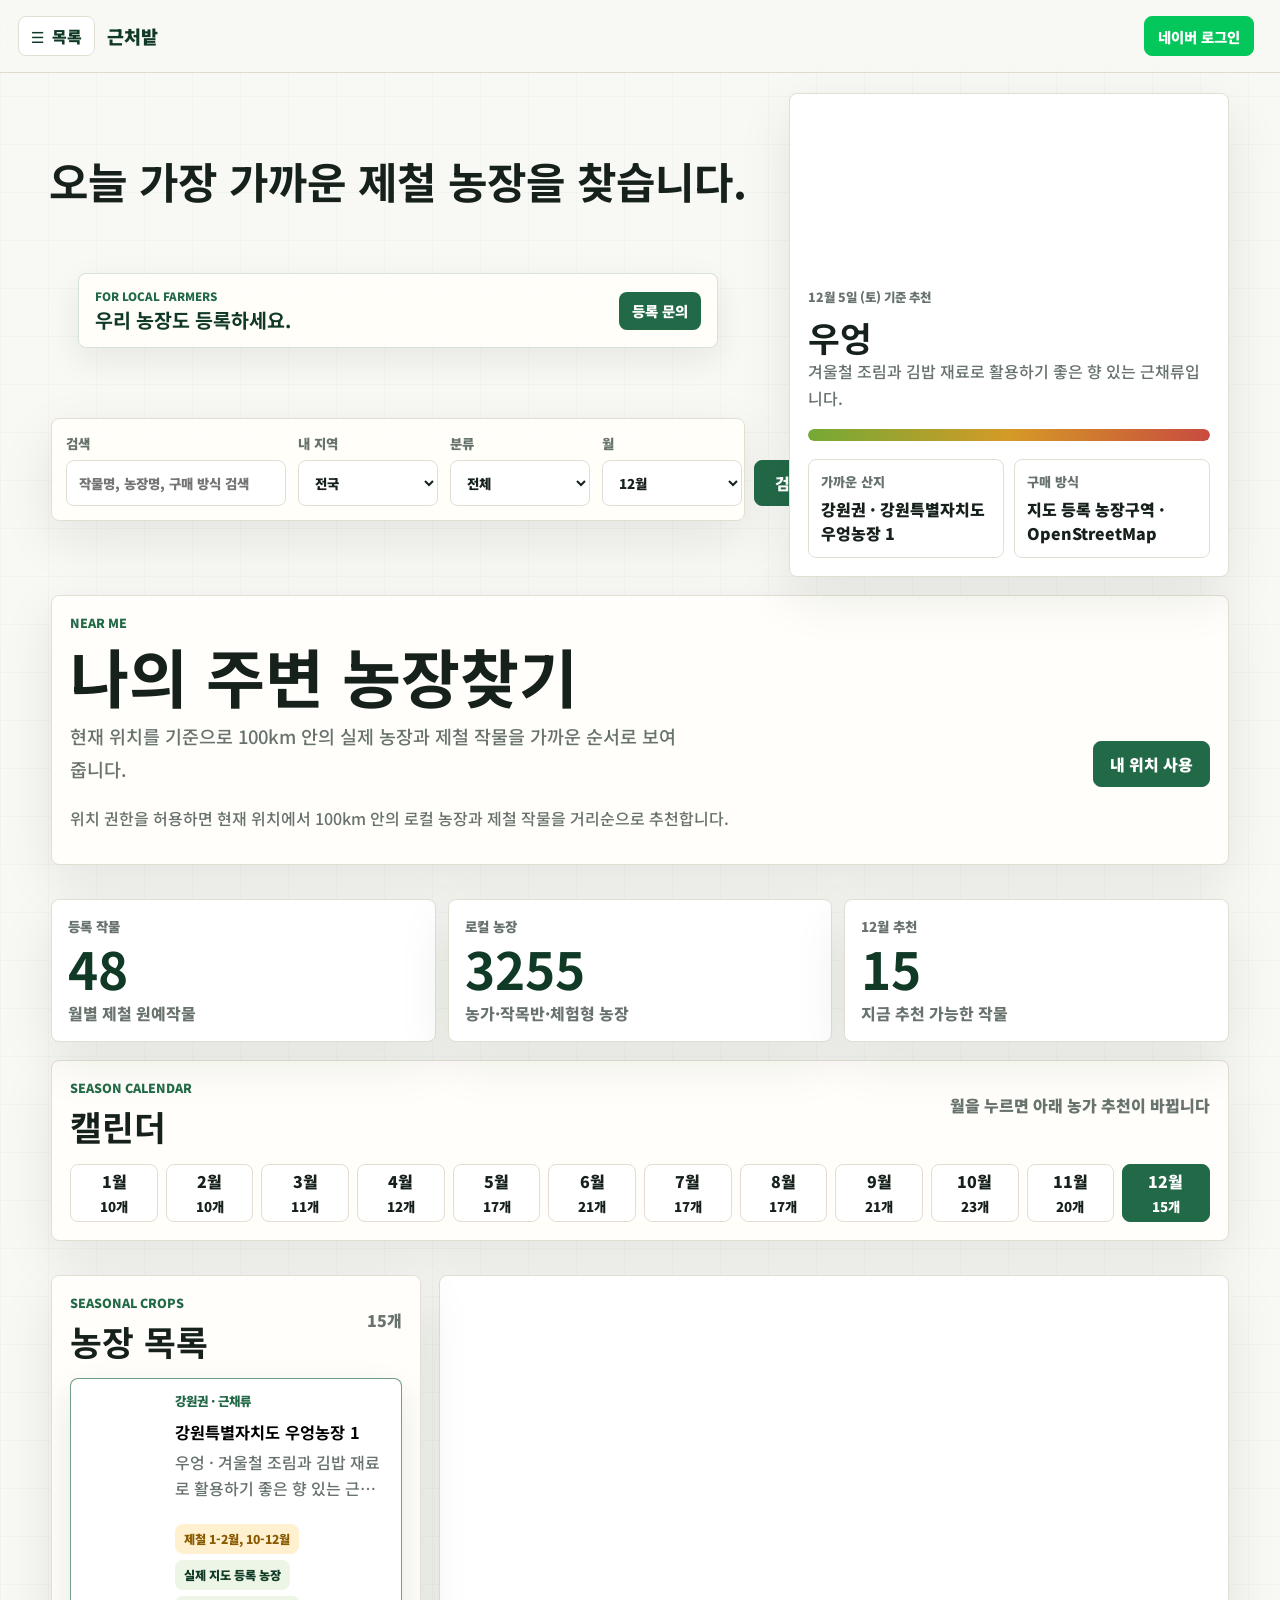
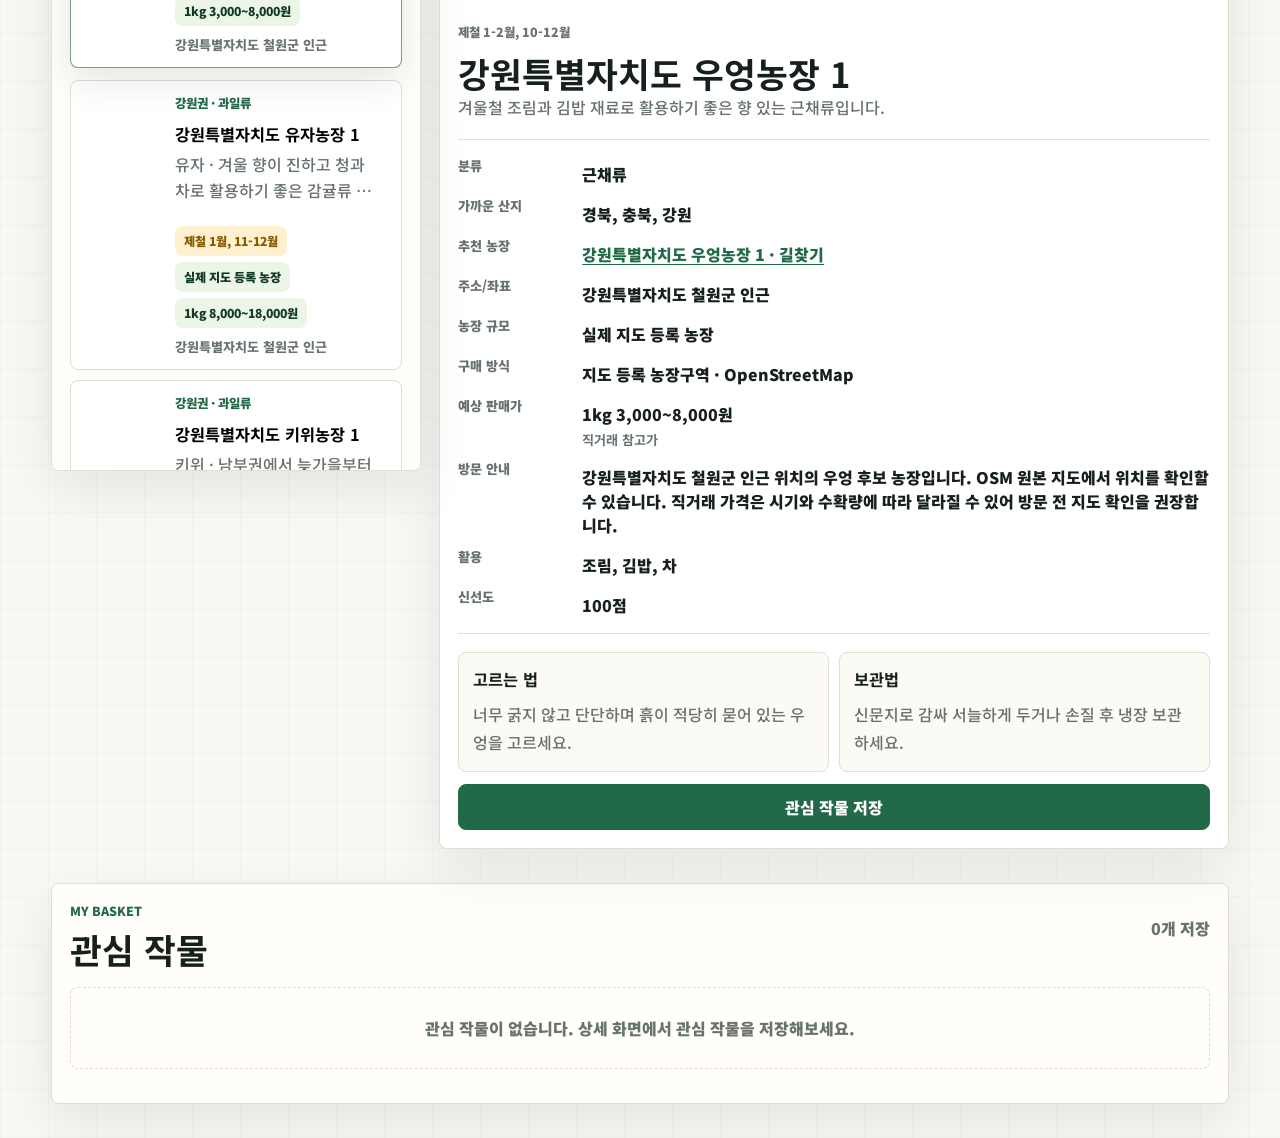
<file: index.html>
<!doctype html>
<html lang="ko">
  <head>
    <meta charset="UTF-8" />
    <meta name="viewport" content="width=device-width, initial-scale=1.0" />
    <meta
      name="description"
      content="내가 사는 지역 근처에서 지금 구할 수 있는 신선한 제철 원예작물과 로컬 구매처를 추천하는 농산물 정보 서비스입니다."
    />
    <title>근처밭 | 가까운 농장 제철작물 찾기</title>
    <link rel="preconnect" href="https://fonts.googleapis.com" />
    <link rel="preconnect" href="https://fonts.gstatic.com" crossorigin />
    <link
      href="https://fonts.googleapis.com/css2?family=Inter:wght@500;600;700;800;900&family=Noto+Sans+KR:wght@400;500;700;800;900&display=swap"
      rel="stylesheet"
    />
    <link rel="stylesheet" href="./styles.css" />
  </head>
  <body>
    <header class="site-header">
      <div class="header-left">
        <details class="quick-menu">
          <summary aria-label="서비스 목록 열기">목록</summary>
          <div class="quick-menu-panel">
            <a href="#farm-grades">농장 목록</a>
            <a href="#nearby">주변 농장찾기</a>
            <a href="#regional-picks">지역별 추천</a>
            <a href="#finder">작물 검색</a>
            <a href="#recommend">오늘 추천</a>
            <a href="#small-farms">작은 농장</a>
            <a href="#calendar">제철 달력</a>
            <a href="#favorites">관심 작물</a>
          </div>
        </details>
        <a class="brand" href="#app" aria-label="근처밭 홈">근처밭</a>
      </div>
      <div class="auth-widget" id="naverAuthWidget">
        <button class="naver-login-button" id="naverLoginButton" type="button">네이버 로그인</button>
        <div class="auth-panel" id="naverAuthPanel" hidden>
          <strong id="naverAuthTitle">네이버 로그인</strong>
          <p id="naverAuthMessage">네이버 계정으로 관심 작물과 농장 후보를 관리할 수 있습니다.</p>
          <code id="naverCallbackUrl"></code>
          <button type="button" id="naverLogoutButton" hidden>로그아웃</button>
        </div>
      </div>
    </header>

    <main id="app">
      <section class="hero" id="recommend">
        <div class="hero-copy hero-title-only">
          <h1>오늘 가장 가까운 제철 농장을 찾습니다.</h1>
          <div class="hero-farm-cta">
            <div>
              <span>For local farmers</span>
              <strong>우리 농장도 등록하세요.</strong>
            </div>
            <a href="./register.html">등록 문의</a>
          </div>
          <div class="toolbar-panel hero-search" id="finder" aria-label="내 주변 제철 작물 검색">
            <label class="search-field">
              <span>검색</span>
              <input id="searchInput" type="search" placeholder="작물명, 농장명, 구매 방식 검색" autocomplete="off" />
            </label>
            <label>
              <span>내 지역</span>
              <select id="regionFilter">
                <option value="all">전국</option>
              </select>
            </label>
            <label>
              <span>분류</span>
              <select id="categoryFilter">
                <option value="all">전체</option>
              </select>
            </label>
            <label>
              <span>월</span>
              <select id="monthFilter"></select>
            </label>
            <button class="primary-button search-submit-button" id="searchSubmitButton" type="button">
              검색 결과 보기
            </button>
          </div>
        </div>

        <aside class="today-card" aria-label="주변 추천 요약">
          <div class="today-image" id="todayImage"></div>
          <div class="today-content">
            <p class="eyebrow" id="todayDate">Today</p>
            <h2 id="todayCropName">추천 신선작물</h2>
            <p id="todaySummary">오늘 날짜와 선택한 지역을 기준으로 가까운 제철 작물을 계산합니다.</p>
            <div class="fresh-meter" aria-label="제철 신선도">
              <span id="freshMeter"></span>
            </div>
            <dl class="today-meta">
              <div>
                <dt>가까운 산지</dt>
                <dd id="todayRegion">-</dd>
              </div>
              <div>
                <dt>구매 방식</dt>
                <dd id="todayCategory">-</dd>
              </div>
            </dl>
          </div>
        </aside>
      </section>

      <section class="section location-section main-location" id="nearby">
        <div class="section-heading">
          <div>
            <p class="eyebrow">Near me</p>
            <h1>나의 주변 농장찾기</h1>
            <p class="lead">현재 위치를 기준으로 100km 안의 실제 농장과 제철 작물을 가까운 순서로 보여줍니다.</p>
          </div>
          <button class="primary-button" id="locationButton" type="button">내 위치 사용</button>
        </div>
        <p class="location-status" id="locationStatus">
          위치 권한을 허용하면 현재 위치에서 100km 안의 로컬 농장과 제철 작물을 거리순으로 추천합니다.
        </p>
        <div class="nearby-list" id="nearbyList"></div>
      </section>

      <section class="overview-strip" id="overview" aria-label="서비스 요약">
        <article>
          <span>등록 작물</span>
          <strong id="cropTotal">0</strong>
          <p>월별 제철 원예작물</p>
        </article>
        <article>
          <span>로컬 농장</span>
          <strong id="farmTotal">0</strong>
          <p>농가·작목반·체험형 농장</p>
        </article>
        <article>
          <span id="currentMonthLabel">이번 달</span>
          <strong id="monthTotal">0</strong>
          <p>지금 추천 가능한 작물</p>
        </article>
      </section>

      <section class="section small-farm-section deferred-section" id="small-farms">
        <div class="section-heading">
          <div>
            <p class="eyebrow">Small farms</p>
            <h2>작은 농장도 함께 발견하기</h2>
          </div>
          <p class="result-count" id="smallFarmCount">0곳</p>
        </div>
        <p class="section-note">
          대형 산지뿐 아니라 직거래가 가능한 농가, 작목반, 체험형 소규모 농장도 함께 보여줍니다.
        </p>
        <div class="small-farm-list" id="smallFarmList"></div>
      </section>

      <section class="section farm-grade-section deferred-section" id="farm-grades">
        <div class="section-heading">
          <div>
            <p class="eyebrow">Farm grades</p>
            <h2>농장 목록</h2>
          </div>
          <p class="result-count" id="gradeFarmCount">0곳</p>
        </div>
        <p class="section-note">
          1단계는 임시 등록 후보, 2단계는 지도 확인 농장, 3단계는 주소 확인 농장입니다.
        </p>
        <div class="farm-grade-grid" id="farmGradeGrid"></div>
      </section>

      <section class="section flow-section deferred-section" id="how-it-works">
        <div class="section-heading">
          <div>
            <p class="eyebrow">How it works</p>
            <h2>이렇게 찾습니다</h2>
          </div>
        </div>
        <div class="flow-grid">
          <article>
            <span>1</span>
            <strong>지역 또는 현재 위치 선택</strong>
            <p>내 주변에서 접근 가능한 농장 후보를 먼저 좁힙니다.</p>
          </article>
          <article>
            <span>2</span>
            <strong>이번 달 제철 작물 확인</strong>
            <p>계절에 맞는 원예작물만 추려 신선도 높은 선택지를 보여줍니다.</p>
          </article>
          <article>
            <span>3</span>
            <strong>농장 상세에서 구매 판단</strong>
            <p>구매 방식, 농장 규모, 고르는 법과 보관법을 한 번에 확인합니다.</p>
          </article>
        </div>
      </section>

      <section class="section calendar-section" id="calendar" aria-labelledby="calendarTitle">
        <div class="section-heading">
          <div>
            <p class="eyebrow">Season calendar</p>
            <h2 id="calendarTitle">캘린더</h2>
          </div>
          <p class="result-count" id="calendarHint">월을 누르면 아래 농가 추천이 바뀝니다</p>
        </div>
        <div class="month-strip" id="monthStrip"></div>
      </section>

      <section class="dashboard" id="crop-list">
        <aside class="crop-list-panel" aria-labelledby="listTitle">
          <div class="section-heading">
            <div>
            <p class="eyebrow">Seasonal crops</p>
              <h2 id="listTitle">농장 목록</h2>
            </div>
            <p class="result-count" id="resultCount">0개</p>
          </div>
          <div class="crop-grid" id="cropGrid"></div>
        </aside>

        <section class="detail-panel" id="cropDetail" aria-live="polite">
          <div class="detail-image" id="detailImage"></div>
          <p class="eyebrow" id="detailSeason">근처 제철</p>
          <h2 id="detailName">작물을 선택하세요</h2>
          <p id="detailDescription">목록에서 작물을 누르면 가까운 산지와 구매 팁이 표시됩니다.</p>
          <dl class="detail-meta" id="detailMeta"></dl>
          <div class="detail-tips">
            <div class="tip-box">
              <h3>고르는 법</h3>
              <p id="detailPick">-</p>
            </div>
            <div class="tip-box">
              <h3>보관법</h3>
              <p id="detailStorage">-</p>
            </div>
          </div>
          <button class="favorite-button" id="favoriteButton" type="button">관심 작물 저장</button>
        </section>
      </section>

      <section class="section saved-section" id="favorites">
        <div class="section-heading">
          <div>
            <p class="eyebrow">My basket</p>
            <h2>관심 작물</h2>
          </div>
          <p class="result-count" id="favoriteCount">0개 저장</p>
        </div>
        <div class="saved-list" id="favoriteList"></div>
      </section>

      <section class="section regional-section deferred-section" id="regional-picks">
        <div class="section-heading">
          <div>
            <p class="eyebrow">Regional picks</p>
            <h2>지역별 가까운 추천</h2>
          </div>
        </div>
        <div class="region-grid" id="regionGrid"></div>
      </section>

      <section class="section impact-section deferred-section" id="problem">
        <div class="section-heading">
          <div>
            <p class="eyebrow">Agricultural problem</p>
            <h2>이 서비스가 푸는 농업 문제</h2>
          </div>
        </div>
        <div class="impact-grid">
          <article>
            <strong>정보 탐색 문제</strong>
            <p>소비자는 집 근처에서 지금 어떤 제철 작물을 구할 수 있는지 빠르게 알기 어렵습니다.</p>
          </article>
          <article>
            <strong>로컬푸드 발견성</strong>
            <p>가까운 산지와 구매 방식을 함께 보여줘 지역 농산물과 소비자의 접점을 넓힙니다.</p>
          </article>
          <article>
            <strong>신선도와 이동 거리</strong>
            <p>제철 시기와 가까운 산지를 함께 고려해 더 신선한 선택을 돕습니다.</p>
          </article>
        </div>
      </section>

      <section class="section data-section deferred-section" id="data">
        <div class="section-heading">
          <div>
            <p class="eyebrow">Data structure</p>
            <h2>사용한 데이터 구조</h2>
          </div>
        </div>
        <pre><code>{
  id: "tomato",
  name: "토마토",
  category: "과채류",
  regions: ["부산", "강원", "충남"],
  localSources: [{ region: "충남", farmName: "논산 햇살토마토농장", city: "논산", salesType: "직거래 / 로컬푸드 매장" }],
  seasonMonths: [5, 6, 7, 8, 9],
  image: "작물 이미지 URL",
  description: "작물 설명",
  pickTip: "고르는 법",
  storageTip: "보관법",
  uses: ["샐러드", "소스"]
}</code></pre>
      </section>
    </main>

    <script src="./real-farms.js"></script>
    <script src="./script.js"></script>
    <script src="./naver-auth.js"></script>
  </body>
</html>
</file>
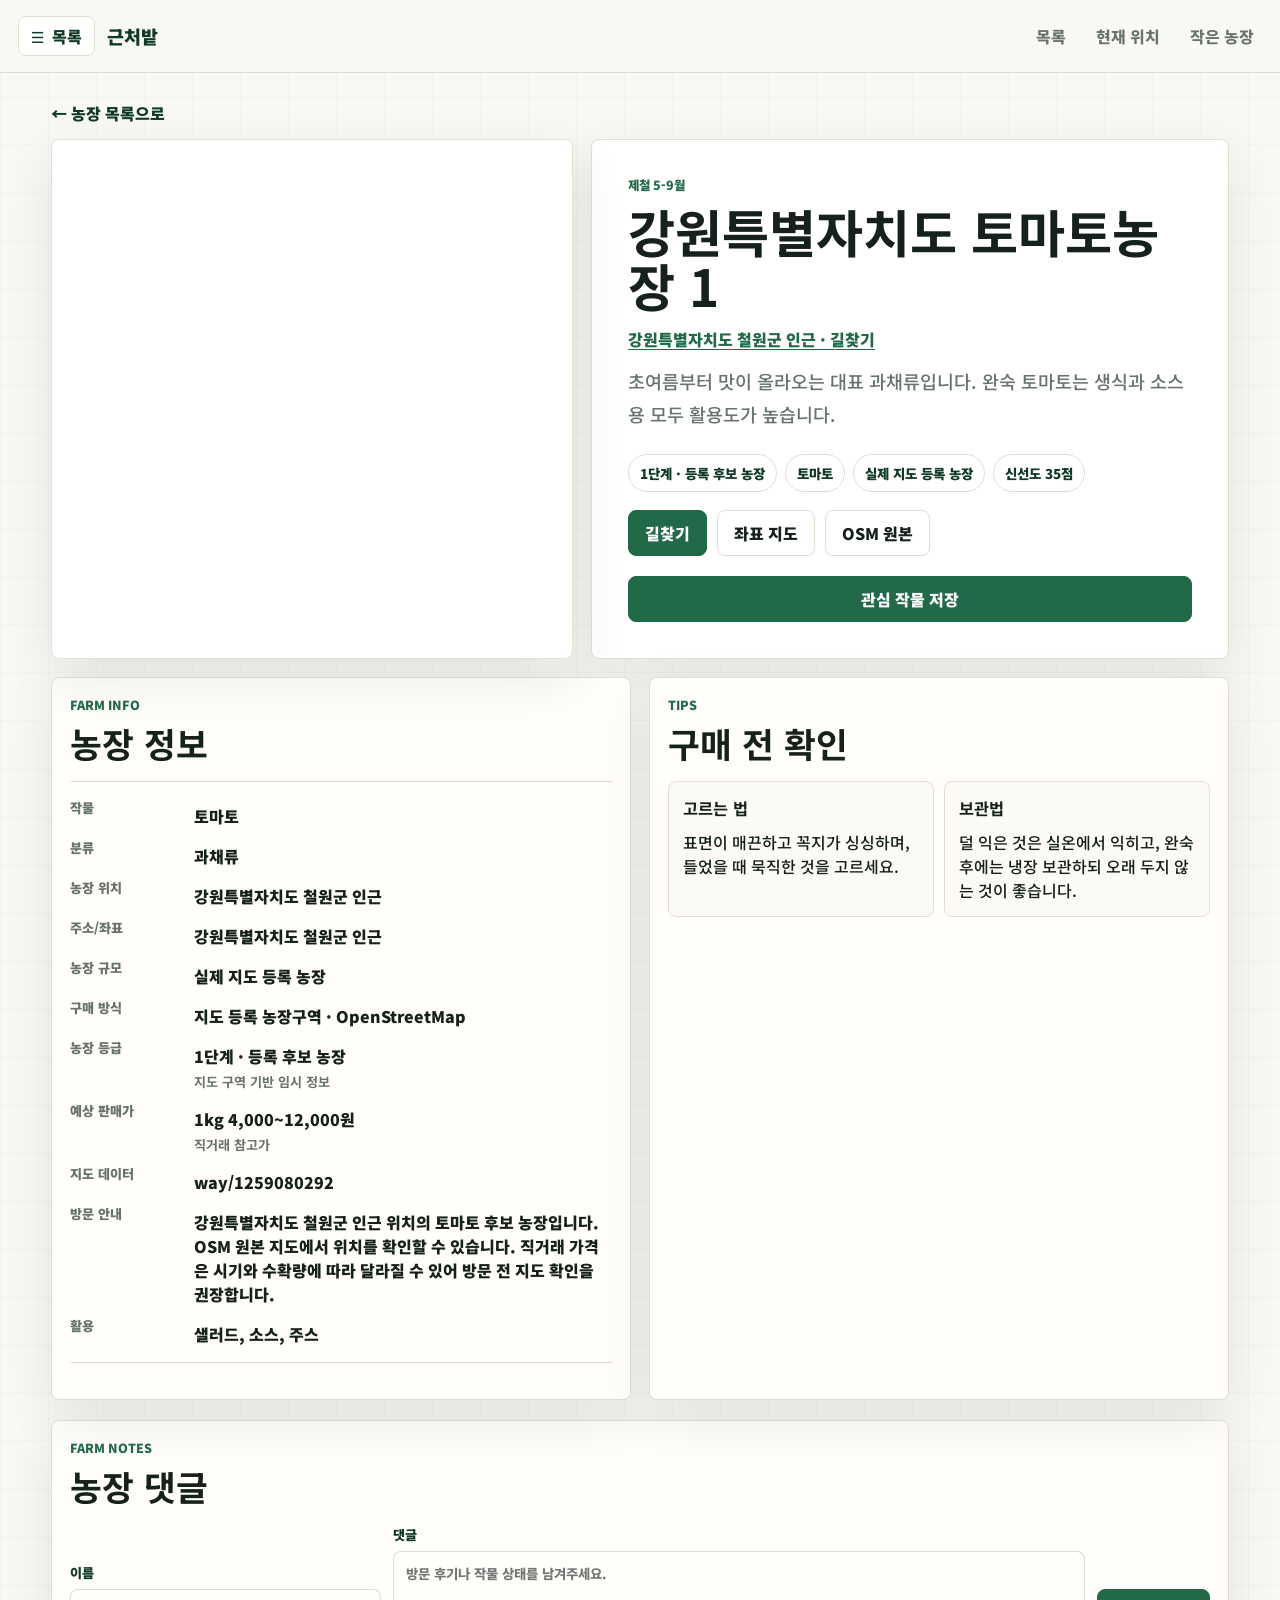
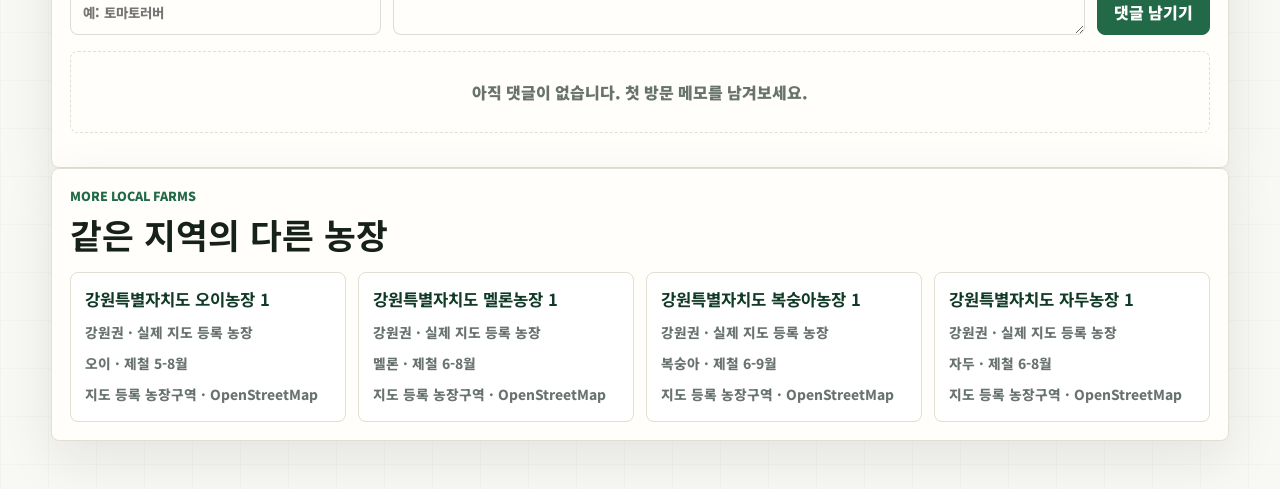
<file: detail.html>
<!doctype html>
<html lang="ko">
  <head>
    <meta charset="UTF-8" />
    <meta name="viewport" content="width=device-width, initial-scale=1.0" />
    <meta
      name="description"
      content="로컬제철 농장 상세 페이지입니다. 가까운 농장, 제철 작물, 구매 방식, 고르는 법과 보관법을 확인합니다."
    />
    <title>농장 상세 | 근처밭</title>
    <link rel="preconnect" href="https://fonts.googleapis.com" />
    <link rel="preconnect" href="https://fonts.gstatic.com" crossorigin />
    <link
      href="https://fonts.googleapis.com/css2?family=Inter:wght@500;600;700;800;900&family=Noto+Sans+KR:wght@400;500;700;800;900&display=swap"
      rel="stylesheet"
    />
    <link rel="stylesheet" href="./styles.css" />
  </head>
  <body>
    <header class="site-header">
      <div class="header-left">
        <details class="quick-menu">
          <summary aria-label="서비스 목록 열기">목록</summary>
          <div class="quick-menu-panel">
            <a href="./index.html#finder">농장 작물</a>
            <a href="./index.html#nearby">농장 위치</a>
            <a href="./index.html#small-farms">작은 농장</a>
            <a href="./index.html#favorites">관심 작물</a>
          </div>
        </details>
        <a class="brand" href="./index.html" aria-label="근처밭 홈">근처밭</a>
      </div>
      <nav class="nav" aria-label="상세 메뉴">
        <a href="./index.html#finder">목록</a>
        <a href="./index.html#nearby">현재 위치</a>
        <a href="./index.html#small-farms">작은 농장</a>
      </nav>
    </header>

    <main class="detail-page">
      <a class="back-link" href="./index.html#finder">← 농장 목록으로</a>

      <section class="detail-hero">
        <div class="detail-hero-image" id="pageImage"></div>
        <div class="detail-hero-copy">
          <p class="eyebrow" id="pageSeason">근처 제철</p>
          <h1 id="pageTitle">농장 상세</h1>
          <div class="farm-map-link" id="pageMapLink"></div>
          <p class="lead" id="pageDescription">선택한 농장의 제철 작물 정보를 불러오는 중입니다.</p>
          <div class="hero-points" id="pageBadges"></div>
          <div class="detail-actions" id="pageActions"></div>
          <button class="favorite-button detail-favorite" id="pageFavorite" type="button">관심 작물 저장</button>
        </div>
      </section>

      <section class="detail-page-grid">
        <section class="section detail-info-section">
          <div class="section-heading">
            <div>
              <p class="eyebrow">Farm info</p>
              <h2>농장 정보</h2>
            </div>
          </div>
          <dl class="detail-meta page-meta" id="pageMeta"></dl>
        </section>

        <section class="section detail-info-section">
          <div class="section-heading">
            <div>
              <p class="eyebrow">Tips</p>
              <h2>구매 전 확인</h2>
            </div>
          </div>
          <div class="detail-tips">
            <div class="tip-box">
              <h3>고르는 법</h3>
              <p id="pagePick">-</p>
            </div>
            <div class="tip-box">
              <h3>보관법</h3>
              <p id="pageStorage">-</p>
            </div>
          </div>
        </section>
      </section>

      <section class="section farm-comments-section">
        <div class="section-heading">
          <div>
            <p class="eyebrow">Farm notes</p>
            <h2>농장 댓글</h2>
          </div>
        </div>
        <form class="comment-form" id="commentForm">
          <label>
            <span>이름</span>
            <input id="commentName" type="text" placeholder="예: 토마토러버" required />
          </label>
          <label>
            <span>댓글</span>
            <textarea id="commentText" rows="3" placeholder="방문 후기나 작물 상태를 남겨주세요." required></textarea>
          </label>
          <button class="primary-button" type="submit">댓글 남기기</button>
        </form>
        <div class="comment-list" id="commentList"></div>
      </section>

      <section class="section">
        <div class="section-heading">
          <div>
            <p class="eyebrow">More local farms</p>
            <h2>같은 지역의 다른 농장</h2>
          </div>
        </div>
        <div class="small-farm-list" id="relatedList"></div>
      </section>
    </main>

    <script src="./real-farms.js"></script>
    <script src="./script.js"></script>
    <script src="./detail.js"></script>
  </body>
</html>
</file>
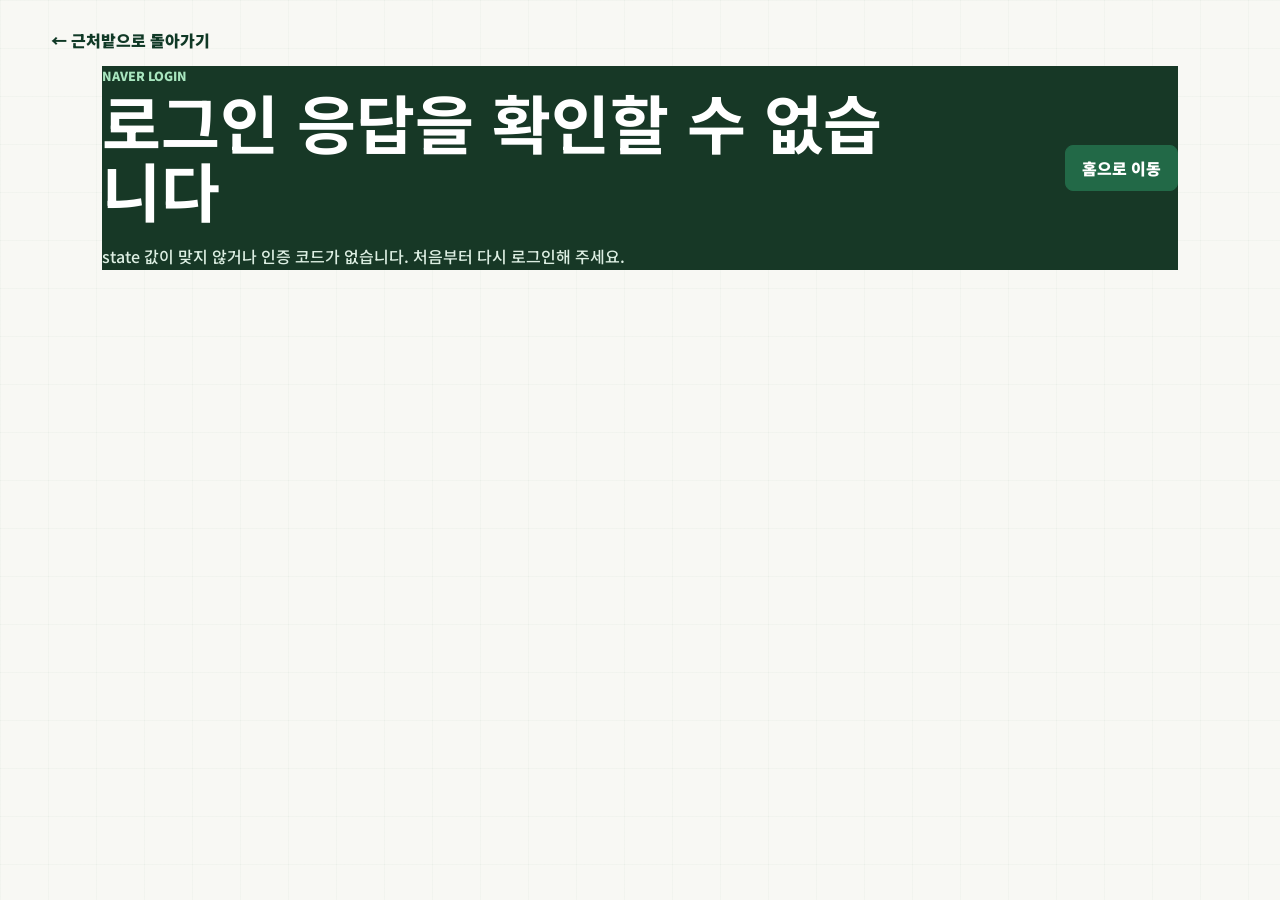
<file: naver-callback.html>
<!doctype html>
<html lang="ko">
  <head>
    <meta charset="UTF-8" />
    <meta name="viewport" content="width=device-width, initial-scale=1.0" />
    <title>네이버 로그인 처리 | 근처밭</title>
    <link rel="preconnect" href="https://fonts.googleapis.com" />
    <link rel="preconnect" href="https://fonts.gstatic.com" crossorigin />
    <link
      href="https://fonts.googleapis.com/css2?family=Inter:wght@500;600;700;800;900&family=Noto+Sans+KR:wght@400;500;700;800;900&display=swap"
      rel="stylesheet"
    />
    <link rel="stylesheet" href="./styles.css" />
  </head>
  <body>
    <main class="detail-page">
      <a class="back-link" href="./index.html">← 근처밭으로 돌아가기</a>
      <section class="farm-cta-section">
        <div class="farm-cta-copy">
          <p class="eyebrow">Naver login</p>
          <h1 id="callbackTitle">네이버 로그인 처리 중</h1>
          <p id="callbackMessage">네이버 인증 응답을 확인하고 있습니다.</p>
        </div>
        <div class="farm-cta-actions">
          <a class="primary-button" href="./index.html">홈으로 이동</a>
        </div>
      </section>
    </main>

    <script>
      const stateKey = "geuncheobat-naver-oauth-state";
      const sessionKey = "geuncheobat-naver-session";
      const params = new URLSearchParams(window.location.search);
      const title = document.querySelector("#callbackTitle");
      const message = document.querySelector("#callbackMessage");
      const error = params.get("error");
      const code = params.get("code");
      const state = params.get("state");
      const savedState = localStorage.getItem(stateKey);

      if (error) {
        title.textContent = "네이버 로그인이 취소되었습니다";
        message.textContent = params.get("error_description") || "다시 시도해 주세요.";
      } else if (!code || !state || state !== savedState) {
        title.textContent = "로그인 응답을 확인할 수 없습니다";
        message.textContent = "state 값이 맞지 않거나 인증 코드가 없습니다. 처음부터 다시 로그인해 주세요.";
      } else {
        localStorage.setItem(
          sessionKey,
          JSON.stringify({
            provider: "naver",
            displayName: "네이버 사용자",
            connectedAt: new Date().toISOString(),
            codeReceived: true,
          }),
        );
        localStorage.removeItem(stateKey);
        title.textContent = "네이버 인증 응답을 받았습니다";
        message.textContent =
          "브라우저에 네이버 연결 상태를 저장했습니다. 프로필 조회까지 완성하려면 서버에서 인증 코드를 토큰으로 교환해야 합니다.";
      }
    </script>
  </body>
</html>
</file>
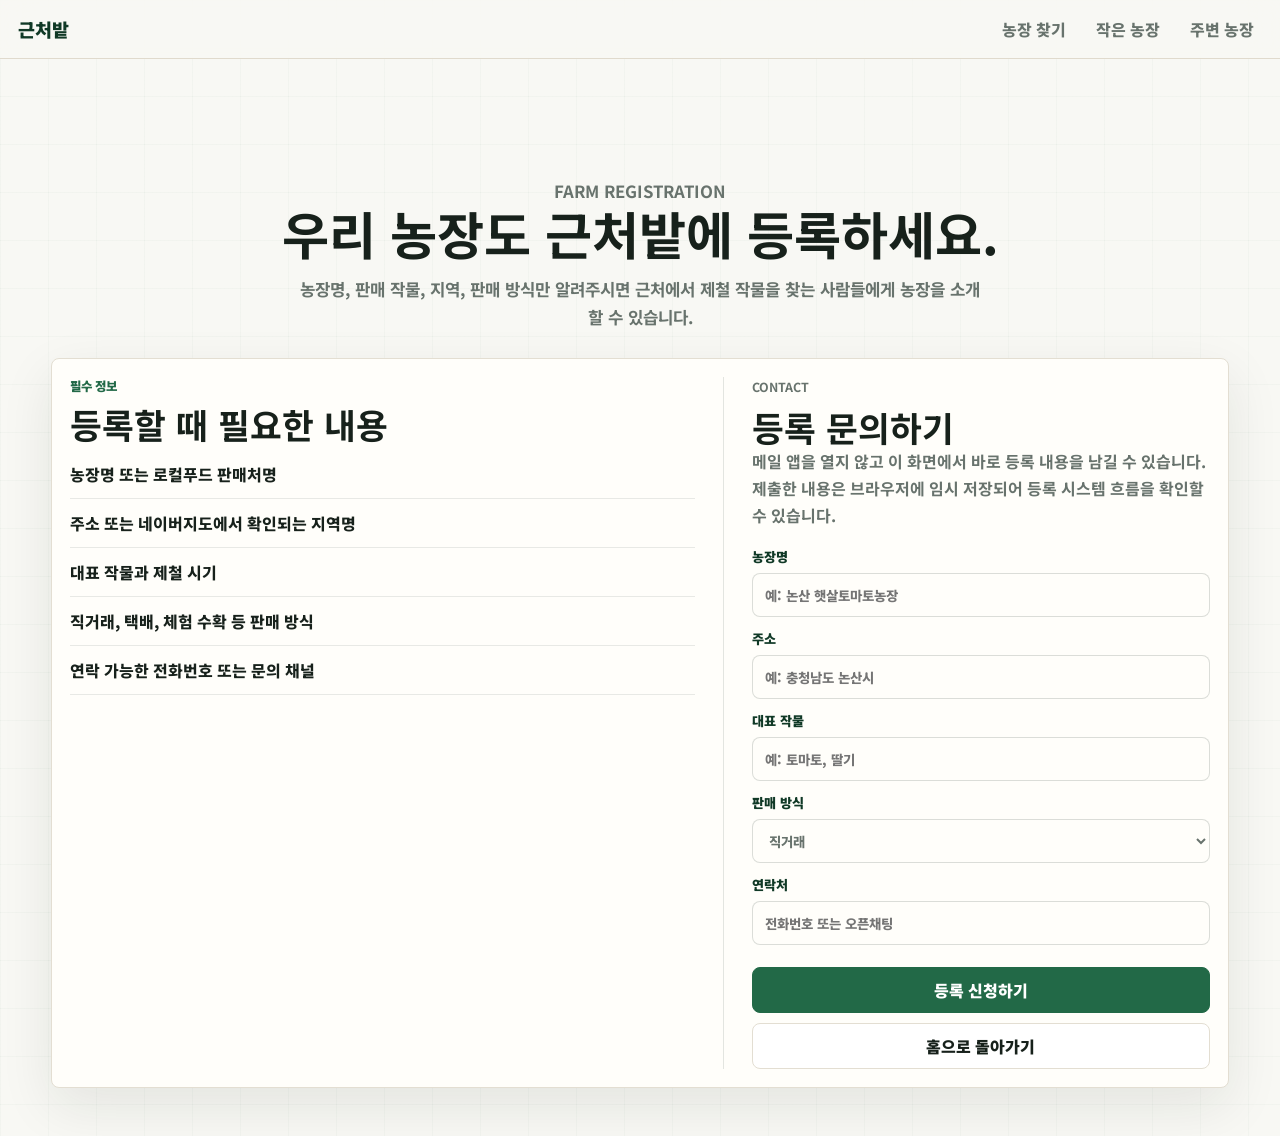
<file: register.html>
<!doctype html>
<html lang="ko">
  <head>
    <meta charset="UTF-8" />
    <meta name="viewport" content="width=device-width, initial-scale=1.0" />
    <meta
      name="description"
      content="근처밭에 농장, 로컬푸드 매장, 체험 농장을 등록하기 위한 안내 페이지입니다."
    />
    <title>농장 등록 문의 | 근처밭</title>
    <link rel="preconnect" href="https://fonts.googleapis.com" />
    <link rel="preconnect" href="https://fonts.gstatic.com" crossorigin />
    <link
      href="https://fonts.googleapis.com/css2?family=Inter:wght@500;600;700;800;900&family=Noto+Sans+KR:wght@400;500;700;800;900&display=swap"
      rel="stylesheet"
    />
    <link rel="stylesheet" href="./styles.css" />
  </head>
  <body>
    <header class="site-header">
      <div class="header-left">
        <a class="brand" href="./index.html" aria-label="근처밭">근처밭</a>
      </div>
      <nav class="nav" aria-label="등록 문의 메뉴">
        <a href="./index.html#finder">농장 찾기</a>
        <a href="./index.html#small-farms">작은 농장</a>
        <a href="./index.html#nearby">주변 농장</a>
      </nav>
    </header>

    <main class="register-page">
      <section class="register-hero">
        <p class="eyebrow">Farm registration</p>
        <h1>우리 농장도 근처밭에 등록하세요.</h1>
        <p>
          농장명, 판매 작물, 지역, 판매 방식만 알려주시면 근처에서 제철 작물을 찾는 사람들에게
          농장을 소개할 수 있습니다.
        </p>
      </section>

      <section class="section register-grid">
        <article>
          <p class="eyebrow">필수 정보</p>
          <h2>등록할 때 필요한 내용</h2>
          <ul class="register-list">
            <li>농장명 또는 로컬푸드 판매처명</li>
            <li>주소 또는 네이버지도에서 확인되는 지역명</li>
            <li>대표 작물과 제철 시기</li>
            <li>직거래, 택배, 체험 수확 등 판매 방식</li>
            <li>연락 가능한 전화번호 또는 문의 채널</li>
          </ul>
        </article>

        <article class="register-contact">
          <p class="eyebrow">Contact</p>
          <h2>등록 문의하기</h2>
          <p>
            메일 앱을 열지 않고 이 화면에서 바로 등록 내용을 남길 수 있습니다. 제출한 내용은
            브라우저에 임시 저장되어 등록 시스템 흐름을 확인할 수 있습니다.
          </p>
          <form class="register-form" id="registerForm">
            <label>
              <span>농장명</span>
              <input name="farmName" type="text" placeholder="예: 논산 햇살토마토농장" required />
            </label>
            <label>
              <span>주소</span>
              <input name="address" type="text" placeholder="예: 충청남도 논산시" required />
            </label>
            <label>
              <span>대표 작물</span>
              <input name="crops" type="text" placeholder="예: 토마토, 딸기" required />
            </label>
            <label>
              <span>판매 방식</span>
              <select name="salesType">
                <option>직거래</option>
                <option>택배</option>
                <option>체험 수확</option>
                <option>로컬푸드 매장</option>
              </select>
            </label>
            <label>
              <span>연락처</span>
              <input name="contact" type="text" placeholder="전화번호 또는 오픈채팅" required />
            </label>
            <button class="primary-button" type="submit">등록 신청하기</button>
          </form>
          <div class="register-result" id="registerResult" hidden></div>
          <a class="secondary-button" href="./index.html">홈으로 돌아가기</a>
        </article>
      </section>
    </main>
    <script>
      const form = document.querySelector("#registerForm");
      const result = document.querySelector("#registerResult");

      form.addEventListener("submit", (event) => {
        event.preventDefault();
        const data = Object.fromEntries(new FormData(form).entries());
        localStorage.setItem("geuncheobatFarmRequest", JSON.stringify(data));
        result.hidden = false;
        result.innerHTML = `
          <strong>등록 신청이 저장됐습니다.</strong>
          <span>${data.farmName} · ${data.address} · ${data.crops}</span>
        `;
        form.reset();
      });
    </script>
  </body>
</html>
</file>
<file: styles.css>
:root {
  --bg: #f8f8f4;
  --surface: #fffefa;
  --surface-strong: #ffffff;
  --text: #17211b;
  --muted: #68736d;
  --line: #e3ded2;
  --green: #226947;
  --green-dark: #103926;
  --leaf: #74a936;
  --tomato: #c84b3f;
  --sky: #277497;
  --gold: #d59a26;
  --shadow: 0 18px 54px rgba(24, 32, 27, 0.09);
}

* {
  box-sizing: border-box;
}

html {
  scroll-behavior: smooth;
}

body {
  margin: 0;
  background:
    linear-gradient(rgba(36, 107, 69, 0.026) 1px, transparent 1px),
    linear-gradient(90deg, rgba(36, 107, 69, 0.026) 1px, transparent 1px),
    var(--bg);
  background-size: 48px 48px;
  color: var(--text);
  font-family: "Noto Sans KR", "Inter", system-ui, sans-serif;
  font-weight: 500;
  text-rendering: optimizeLegibility;
  -webkit-font-smoothing: antialiased;
}

button,
input,
select {
  font: inherit;
}

button {
  cursor: pointer;
}

a {
  color: inherit;
  text-decoration: none;
}

.site-header {
  position: sticky;
  top: 0;
  z-index: 20;
  display: flex;
  align-items: center;
  justify-content: space-between;
  gap: 20px;
  padding: 16px clamp(8px, 2vw, 28px) 16px clamp(8px, 1.4vw, 20px);
  border-bottom: 1px solid rgba(222, 216, 201, 0.9);
  background: rgba(248, 248, 244, 0.92);
  backdrop-filter: blur(16px);
}

.header-left {
  display: flex;
  align-items: center;
  gap: 12px;
}

.quick-menu {
  position: relative;
}

.quick-menu summary {
  display: inline-flex;
  min-height: 40px;
  align-items: center;
  justify-content: center;
  border: 1px solid var(--line);
  border-radius: 8px;
  background: var(--surface-strong);
  color: var(--green-dark);
  padding: 0 12px;
  font-weight: 900;
  list-style: none;
  cursor: pointer;
}

.quick-menu summary::-webkit-details-marker {
  display: none;
}

.quick-menu summary::before {
  margin-right: 7px;
  content: "☰";
  font-size: 0.95rem;
}

.quick-menu[open] summary {
  border-color: var(--green);
  box-shadow: 0 0 0 3px rgba(34, 105, 71, 0.12);
}

.quick-menu-panel {
  position: absolute;
  top: calc(100% + 8px);
  left: 0;
  z-index: 40;
  display: grid;
  width: 190px;
  gap: 4px;
  border: 1px solid var(--line);
  border-radius: 8px;
  background: var(--surface-strong);
  box-shadow: var(--shadow);
  padding: 8px;
}

.quick-menu-panel a {
  border-radius: 8px;
  color: var(--text);
  padding: 10px 11px;
  font-weight: 900;
}

.quick-menu-panel a:hover {
  background: #edf5e6;
  color: var(--green-dark);
}

.brand {
  color: var(--green-dark);
  font-size: 1.15rem;
  font-weight: 900;
  letter-spacing: 0;
}

.nav {
  display: flex;
  gap: clamp(14px, 3vw, 30px);
  color: var(--muted);
  font-weight: 800;
}

.nav a:hover {
  color: var(--green-dark);
}

.main-location {
  padding-top: 34px;
}

.main-location .section-heading {
  align-items: flex-end;
}

.main-location h1 {
  margin-bottom: 10px;
  font-size: clamp(2.25rem, 5vw, 4.2rem);
}

.main-location .lead {
  margin-bottom: 0;
}

.auth-widget {
  position: relative;
  flex: 0 0 auto;
}

.naver-login-button {
  min-height: 40px;
  border: 1px solid #03c75a;
  border-radius: 8px;
  background: #03c75a;
  color: #ffffff;
  padding: 0 13px;
  font-size: 0.9rem;
  font-weight: 900;
  white-space: nowrap;
}

.naver-login-button.connected {
  border-color: var(--green-dark);
  background: var(--green-dark);
}

.auth-panel {
  position: absolute;
  top: calc(100% + 8px);
  right: 0;
  z-index: 45;
  width: min(360px, 84vw);
  border: 1px solid var(--line);
  border-radius: 8px;
  background: var(--surface-strong);
  box-shadow: var(--shadow);
  padding: 14px;
}

.auth-panel strong {
  display: block;
  margin-bottom: 8px;
  color: var(--green-dark);
  font-size: 1rem;
}

.auth-panel p {
  margin-bottom: 10px;
  color: var(--muted);
  font-size: 0.9rem;
  line-height: 1.6;
}

.auth-panel code {
  display: block;
  overflow-wrap: anywhere;
  border-radius: 8px;
  background: #f3f5ef;
  color: var(--green-dark);
  padding: 9px;
  font-size: 0.78rem;
  line-height: 1.45;
}

.auth-panel button {
  min-height: 36px;
  margin-top: 10px;
  border: 1px solid var(--line);
  border-radius: 8px;
  background: transparent;
  color: var(--green-dark);
  padding: 0 12px;
  font-weight: 900;
}

.hero {
  display: grid;
  grid-template-columns: minmax(0, 1fr) minmax(320px, 440px);
  gap: clamp(20px, 4vw, 44px);
  align-items: stretch;
  padding: 20px clamp(18px, 4vw, 56px) 18px;
}

.hero-copy {
  display: flex;
  min-height: 360px;
  flex-direction: column;
  justify-content: center;
}

.hero-title-only {
  align-items: center;
  min-height: 430px;
  justify-content: space-between;
  padding: clamp(38px, 5vw, 72px) 0 clamp(18px, 3vw, 38px);
}

.hero-title-only h1 {
  max-width: none;
  margin-bottom: 0;
  font-size: clamp(2.05rem, 3.35vw, 3.25rem);
  line-height: 1.08;
  text-align: center;
  white-space: nowrap;
}

.hero-search {
  width: 100%;
  max-width: 940px;
  margin: 0 auto;
}

.hero-farm-cta {
  display: flex;
  width: min(100%, 640px);
  align-items: center;
  justify-content: space-between;
  gap: 18px;
  border: 1px solid rgba(34, 105, 71, 0.18);
  border-radius: 8px;
  background: rgba(255, 254, 250, 0.9);
  box-shadow: 0 12px 34px rgba(24, 32, 27, 0.08);
  padding: 14px 16px;
}

.hero-farm-cta span {
  display: block;
  margin-bottom: 4px;
  color: var(--green);
  font-size: 0.72rem;
  font-weight: 900;
  text-transform: uppercase;
}

.hero-farm-cta strong {
  display: block;
  color: var(--green-dark);
  font-size: clamp(1rem, 1.6vw, 1.22rem);
  line-height: 1.25;
}

.hero-farm-cta a {
  display: inline-flex;
  min-height: 38px;
  flex: 0 0 auto;
  align-items: center;
  justify-content: center;
  border-radius: 8px;
  background: var(--green);
  color: white;
  padding: 0 13px;
  font-size: 0.9rem;
  font-weight: 900;
}

.register-page {
  padding: 118px clamp(18px, 4vw, 56px) 48px;
}

.register-hero {
  max-width: 900px;
  margin: 0 auto 26px;
  text-align: center;
}

.register-hero h1 {
  margin: 0 auto 14px;
  font-size: clamp(2rem, 4vw, 4.2rem);
  line-height: 1.08;
}

.register-hero p {
  max-width: 680px;
  margin: 0 auto;
  color: var(--muted);
  font-size: 1.05rem;
  font-weight: 700;
  line-height: 1.7;
}

.register-grid {
  display: grid;
  grid-template-columns: minmax(0, 1fr) minmax(280px, 0.78fr);
  gap: 28px;
}

.register-list {
  display: grid;
  gap: 12px;
  margin: 18px 0 0;
  padding: 0;
  list-style: none;
}

.register-list li {
  border-bottom: 1px solid rgba(31, 49, 38, 0.1);
  padding: 0 0 12px;
  color: var(--ink);
  font-weight: 800;
}

.register-contact {
  border-left: 1px solid rgba(31, 49, 38, 0.12);
  padding-left: 28px;
}

.register-contact p {
  color: var(--muted);
  font-weight: 700;
  line-height: 1.7;
}

.register-contact .primary-button,
.register-contact .secondary-button {
  width: 100%;
  margin-top: 10px;
}

.register-form {
  display: grid;
  gap: 12px;
  margin-top: 18px;
}

.register-form label {
  display: grid;
  gap: 7px;
}

.register-form span {
  color: var(--green-dark);
  font-size: 0.82rem;
  font-weight: 900;
}

.register-form input,
.register-form select {
  min-height: 44px;
  width: 100%;
  border: 1px solid rgba(31, 49, 38, 0.16);
  border-radius: 8px;
  background: #fffefa;
  color: var(--ink);
  padding: 0 12px;
  font: inherit;
  font-weight: 800;
}

.register-result {
  margin-top: 14px;
  border: 1px solid rgba(101, 158, 61, 0.28);
  border-radius: 8px;
  background: rgba(239, 248, 229, 0.82);
  padding: 13px;
}

.register-result strong,
.register-result span {
  display: block;
}

.register-result strong {
  color: var(--green-dark);
  font-weight: 900;
}

.register-result span {
  margin-top: 4px;
  color: var(--muted);
  font-weight: 800;
}

.eyebrow {
  margin: 0 0 10px;
  color: var(--green);
  font-size: 0.78rem;
  font-weight: 900;
  letter-spacing: 0;
  text-transform: uppercase;
}

h1,
h2,
h3,
p {
  margin-top: 0;
}

h1 {
  max-width: 820px;
  margin-bottom: 18px;
  font-size: clamp(2.35rem, 5vw, 4.75rem);
  line-height: 1.06;
  letter-spacing: 0;
}

h2 {
  margin-bottom: 0;
  font-size: clamp(1.5rem, 2.7vw, 2.35rem);
  line-height: 1.14;
  letter-spacing: 0;
}

h3 {
  margin-bottom: 10px;
  font-size: 1.02rem;
}

.lead {
  max-width: 620px;
  color: var(--muted);
  font-size: clamp(1rem, 2vw, 1.15rem);
  line-height: 1.82;
}

.hero-points {
  display: flex;
  flex-wrap: wrap;
  gap: 8px;
  margin-top: 4px;
}

.hero-points span {
  border: 1px solid var(--line);
  border-radius: 999px;
  background: rgba(255, 255, 255, 0.72);
  color: var(--green-dark);
  padding: 8px 11px;
  font-size: 0.84rem;
  font-weight: 900;
}

.back-link {
  display: inline-flex;
  margin-bottom: 14px;
  color: var(--green-dark);
  font-weight: 900;
}

.detail-page {
  padding: 28px clamp(18px, 4vw, 56px) 48px;
}

.detail-hero {
  display: grid;
  grid-template-columns: minmax(280px, 0.9fr) minmax(0, 1.1fr);
  gap: 18px;
  align-items: stretch;
  margin-bottom: 18px;
}

.detail-hero-image,
.detail-hero-copy {
  border: 1px solid var(--line);
  border-radius: 8px;
  background: var(--surface-strong);
  box-shadow: var(--shadow);
}

.detail-hero-image {
  min-height: 430px;
  background-position: center;
  background-size: cover;
  filter: saturate(0.96) contrast(1.02);
}

.detail-hero-copy {
  display: flex;
  flex-direction: column;
  justify-content: center;
  padding: clamp(20px, 4vw, 36px);
}

.detail-hero-copy h1 {
  font-size: clamp(2rem, 4vw, 4rem);
}

.detail-favorite {
  width: fit-content;
  min-width: 180px;
}

.detail-actions {
  display: flex;
  flex-wrap: wrap;
  gap: 10px;
  margin: 18px 0 8px;
}

.farm-map-link {
  margin: -4px 0 14px;
}

.farm-map-link a,
.detail-meta a {
  color: var(--green);
  font-weight: 900;
  text-decoration: underline;
  text-underline-offset: 3px;
}

.grade-badge {
  background: rgba(101, 158, 61, 0.14);
  color: var(--green-dark);
}

.detail-page-grid {
  display: grid;
  grid-template-columns: repeat(2, minmax(0, 1fr));
  gap: 18px;
}

.detail-info-section {
  margin: 0;
}

.page-meta {
  margin-bottom: 0;
}

.hero-actions {
  display: flex;
  flex-wrap: wrap;
  gap: 10px;
  margin-top: 18px;
}

.primary-button,
.secondary-button,
.favorite-button {
  display: inline-flex;
  min-height: 46px;
  align-items: center;
  justify-content: center;
  border-radius: 8px;
  padding: 0 16px;
  font-weight: 900;
}

.primary-button {
  border: 1px solid var(--green);
  background: var(--green);
  color: white;
}

.secondary-button {
  border: 1px solid var(--line);
  background: var(--surface-strong);
  color: var(--text);
}

.favorite-button {
  width: 100%;
  margin-top: 12px;
  border: 1px solid var(--green);
  background: var(--green);
  color: white;
}

.favorite-button.saved {
  border-color: #e8c46d;
  background: #fff4cf;
  color: #6f4c00;
}

.today-card,
.toolbar-panel,
.crop-list-panel,
.detail-panel,
.section {
  border: 1px solid var(--line);
  border-radius: 8px;
  background: var(--surface);
  box-shadow: var(--shadow);
}

.today-card {
  display: flex;
  min-height: 360px;
  flex-direction: column;
  overflow: hidden;
  background: var(--surface-strong);
}

.today-image,
.detail-image,
.crop-image {
  background-position: center;
  background-size: cover;
}

.today-image {
  min-height: 175px;
  filter: saturate(0.96) contrast(1.02);
}

.today-content {
  display: flex;
  flex: 1;
  flex-direction: column;
  padding: 18px;
}

.today-content p {
  color: var(--muted);
  line-height: 1.72;
}

.fresh-meter {
  height: 12px;
  margin: auto 0 18px;
  overflow: hidden;
  border-radius: 999px;
  background: #ebe4d6;
}

.fresh-meter span {
  display: block;
  width: 0%;
  height: 100%;
  border-radius: inherit;
  background: linear-gradient(90deg, var(--leaf), var(--gold), var(--tomato));
  transition: width 240ms ease;
}

.today-meta {
  display: grid;
  grid-template-columns: 1fr 1fr;
  gap: 10px;
  margin: 0;
}

.today-meta div {
  padding: 12px;
  border: 1px solid var(--line);
  border-radius: 8px;
  background: var(--surface-strong);
}

dt {
  color: var(--muted);
  font-size: 0.82rem;
  font-weight: 900;
}

dd {
  margin: 6px 0 0;
  font-weight: 900;
}

.toolbar-panel {
  display: grid;
  grid-template-columns: minmax(220px, 1.5fr) repeat(3, minmax(140px, 0.7fr)) minmax(140px, auto);
  gap: 12px;
  margin: 0 clamp(18px, 4vw, 56px) 18px;
  padding: 14px;
  background: rgba(255, 254, 250, 0.94);
}

.search-submit-button {
  align-self: end;
  width: 100%;
}

.overview-strip {
  display: grid;
  grid-template-columns: repeat(3, minmax(0, 1fr));
  gap: 12px;
  margin: 0 clamp(18px, 4vw, 56px) 18px;
}

.overview-strip article {
  display: grid;
  gap: 7px;
  min-height: 128px;
  border: 1px solid var(--line);
  border-radius: 8px;
  background: var(--surface-strong);
  box-shadow: var(--shadow);
  padding: 16px;
}

.overview-strip span {
  color: var(--muted);
  font-size: 0.84rem;
  font-weight: 900;
}

.overview-strip strong {
  color: var(--green-dark);
  font-size: clamp(2rem, 4vw, 3.2rem);
  line-height: 1;
}

.overview-strip p {
  margin: 0;
  color: var(--muted);
  font-weight: 800;
}

label {
  display: grid;
  gap: 7px;
  color: var(--muted);
  font-size: 0.84rem;
  font-weight: 900;
}

input,
select {
  width: 100%;
  min-height: 46px;
  border: 1px solid var(--line);
  border-radius: 8px;
  background: #fff;
  color: var(--text);
  padding: 0 12px;
  outline: none;
}

input:focus,
select:focus {
  border-color: var(--green);
  box-shadow: 0 0 0 3px rgba(36, 107, 69, 0.16);
}

.dashboard {
  display: grid;
  grid-template-columns: minmax(280px, 370px) minmax(0, 1fr);
  gap: 18px;
  padding: 0 clamp(18px, 4vw, 56px) 34px;
  align-items: start;
}

.crop-list-panel,
.detail-panel,
.section {
  padding: 18px;
}

.crop-list-panel {
  position: sticky;
  top: 82px;
  max-height: calc(100vh - 104px);
  overflow: auto;
}

.section-heading {
  display: flex;
  align-items: center;
  justify-content: space-between;
  gap: 18px;
  margin-bottom: 18px;
}

.result-count {
  color: var(--muted);
  font-weight: 900;
}

.crop-grid {
  display: grid;
  grid-template-columns: 1fr;
  gap: 10px;
}

.crop-card {
  display: grid;
  grid-template-columns: 86px minmax(0, 1fr);
  min-height: 112px;
  overflow: hidden;
  border: 1px solid var(--line);
  border-radius: 8px;
  background: var(--surface-strong);
  text-align: left;
  transition:
    border-color 160ms ease,
    box-shadow 160ms ease,
    transform 160ms ease;
}

.crop-card:hover,
.crop-card.active {
  border-color: rgba(36, 107, 69, 0.65);
  box-shadow: 0 14px 34px rgba(24, 32, 27, 0.1);
  transform: translateY(-2px);
}

.crop-image {
  min-height: 112px;
  filter: saturate(0.95) contrast(1.02);
}

.crop-body {
  display: flex;
  flex: 1;
  flex-direction: column;
  min-width: 0;
  padding: 12px;
}

.crop-body h3 {
  margin-bottom: 6px;
}

.crop-body p {
  display: -webkit-box;
  overflow: hidden;
  color: var(--muted);
  line-height: 1.62;
  -webkit-box-orient: vertical;
  -webkit-line-clamp: 2;
}

.badge-row {
  display: flex;
  flex-wrap: wrap;
  gap: 6px;
  margin-top: auto;
}

.badge {
  border-radius: 8px;
  background: #edf5e6;
  color: var(--green-dark);
  padding: 6px 9px;
  font-size: 0.76rem;
  font-weight: 900;
}

.crop-card .badge-row {
  margin-top: 6px;
}

.farm-extra {
  display: block;
  margin-top: 9px;
  color: var(--muted);
  font-size: 0.82rem;
  font-weight: 800;
  line-height: 1.45;
}

.badge.gold {
  background: #fff1cf;
  color: #8a5a00;
}

.badge.sky {
  background: #e7f4f8;
  color: #155572;
}

.detail-panel {
  align-self: start;
  background: var(--surface-strong);
}

.detail-image {
  min-height: 310px;
  margin-bottom: 18px;
  border-radius: 8px;
  filter: saturate(0.96) contrast(1.02);
}

.detail-panel p {
  color: var(--muted);
  line-height: 1.74;
}

.detail-meta {
  display: grid;
  grid-template-columns: 110px minmax(0, 1fr);
  gap: 10px 14px;
  margin: 18px 0;
  padding: 16px 0;
  border-top: 1px solid var(--line);
  border-bottom: 1px solid var(--line);
}

.detail-meta dd {
  overflow-wrap: anywhere;
}

.detail-meta small {
  display: block;
  margin-top: 4px;
  color: var(--muted);
  font-size: 0.82rem;
  font-weight: 700;
  line-height: 1.45;
}

.farm-comments-section {
  margin-top: 20px;
}

.comment-form {
  display: grid;
  grid-template-columns: minmax(160px, 0.45fr) minmax(0, 1fr) auto;
  gap: 12px;
  align-items: end;
}

.comment-form label {
  display: grid;
  gap: 7px;
}

.comment-form span {
  color: var(--green-dark);
  font-size: 0.82rem;
  font-weight: 900;
}

.comment-form input,
.comment-form textarea {
  width: 100%;
  border: 1px solid rgba(31, 49, 38, 0.16);
  border-radius: 8px;
  background: #fffefa;
  color: var(--ink);
  padding: 11px 12px;
  font: inherit;
  font-weight: 800;
}

.comment-form textarea {
  min-height: 46px;
  resize: vertical;
}

.comment-list {
  display: grid;
  gap: 10px;
  margin-top: 16px;
}

.comment-item {
  border: 1px solid rgba(31, 49, 38, 0.1);
  border-radius: 8px;
  background: rgba(255, 254, 250, 0.82);
  padding: 13px;
}

.comment-item div {
  display: flex;
  align-items: center;
  justify-content: space-between;
  gap: 10px;
  margin-bottom: 6px;
}

.comment-item strong {
  color: var(--green-dark);
  font-weight: 900;
}

.comment-item time {
  color: var(--muted);
  font-size: 0.78rem;
  font-weight: 800;
}

.comment-item p {
  margin: 0;
  color: var(--ink);
  font-weight: 700;
  line-height: 1.55;
}

.detail-tips {
  display: grid;
  grid-template-columns: repeat(2, minmax(0, 1fr));
  gap: 10px;
}

.tip-box {
  padding: 14px;
  border: 1px solid var(--line);
  border-radius: 8px;
  background: #fbfaf5;
}

.tip-box + .tip-box {
  margin-top: 0;
}

.tip-box p {
  margin-bottom: 0;
}

.impact-section,
.data-section,
.calendar-section,
.saved-section,
.regional-section,
.location-section,
.small-farm-section,
.farm-grade-section,
.flow-section,
.farm-cta-section {
  margin: 0 clamp(18px, 4vw, 56px) 34px;
}

.farm-cta-section {
  display: grid;
  grid-template-columns: minmax(0, 1fr) auto;
  gap: 24px;
  align-items: center;
  background: #173826;
  color: white;
}

.farm-cta-section .eyebrow {
  color: #a8e6bf;
}

.farm-cta-copy p {
  max-width: 680px;
  margin-bottom: 0;
  color: #dceee2;
  line-height: 1.75;
}

.farm-cta-actions {
  display: flex;
  flex-wrap: wrap;
  gap: 10px;
  justify-content: flex-end;
}

.farm-cta-section .secondary-button {
  background: transparent;
  color: white;
}

.deferred-section {
  display: none;
}

.deferred-section.section-visible {
  display: block;
}

.location-status,
.section-note {
  margin-bottom: 14px;
  color: var(--muted);
  line-height: 1.7;
}

.month-strip {
  display: grid;
  grid-template-columns: repeat(12, minmax(64px, 1fr));
  gap: 8px;
}

.month-button {
  min-height: 58px;
  border: 1px solid var(--line);
  border-radius: 8px;
  background: var(--surface-strong);
  color: var(--text);
  font-weight: 900;
  transition:
    background 160ms ease,
    color 160ms ease,
    border-color 160ms ease;
}

.month-button.active {
  border-color: var(--green);
  background: var(--green);
  color: white;
}

.saved-list,
.region-grid,
.nearby-list,
.small-farm-list,
.flow-grid {
  display: grid;
  grid-template-columns: repeat(4, minmax(0, 1fr));
  gap: 12px;
}

.flow-grid {
  grid-template-columns: repeat(3, minmax(0, 1fr));
}

.farm-grade-grid {
  display: grid;
  grid-template-columns: repeat(3, minmax(0, 1fr));
  gap: 16px;
}

.farm-grade-column {
  min-width: 0;
  border: 1px solid rgba(31, 49, 38, 0.12);
  border-radius: 8px;
  background: rgba(255, 254, 250, 0.84);
  padding: 14px;
}

.farm-grade-heading {
  display: grid;
  gap: 4px;
  margin-bottom: 12px;
}

.farm-grade-heading span {
  width: fit-content;
  border-radius: 999px;
  background: rgba(101, 158, 61, 0.14);
  color: var(--green-dark);
  padding: 5px 9px;
  font-size: 0.78rem;
  font-weight: 900;
}

.farm-grade-heading strong {
  color: var(--ink);
  font-size: 1.05rem;
  font-weight: 900;
}

.farm-grade-heading small {
  color: var(--muted);
  font-weight: 800;
}

.farm-grade-list {
  display: grid;
  gap: 9px;
  max-height: 620px;
  overflow: auto;
  padding-right: 4px;
}

.farm-grade-item {
  display: grid;
  gap: 4px;
  border: 1px solid rgba(31, 49, 38, 0.09);
  border-radius: 8px;
  background: #fffefa;
  padding: 11px;
}

.farm-grade-item strong {
  color: var(--green-dark);
  font-weight: 900;
  overflow-wrap: anywhere;
}

.farm-grade-item span,
.farm-grade-item small {
  color: var(--muted);
  font-size: 0.82rem;
  font-weight: 800;
  line-height: 1.42;
}

.saved-item,
.region-item,
.nearby-item,
.small-farm-item,
.flow-grid article {
  display: grid;
  gap: 8px;
  min-height: 150px;
  padding: 14px;
  border: 1px solid var(--line);
  border-radius: 8px;
  background: #fff;
}

.nearby-item,
.small-farm-item {
  transition:
    border-color 160ms ease,
    transform 160ms ease;
}

.nearby-item:hover,
.small-farm-item:hover {
  border-color: rgba(34, 105, 71, 0.45);
  transform: translateY(-1px);
}

.saved-item strong,
.region-item strong,
.nearby-item strong,
.small-farm-item strong,
.flow-grid strong {
  color: var(--green-dark);
  font-size: 1.04rem;
}

.saved-item span,
.region-item span,
.nearby-item span,
.small-farm-item span {
  color: var(--muted);
  font-size: 0.86rem;
  font-weight: 800;
  line-height: 1.5;
}

.flow-grid span {
  display: inline-flex;
  width: 34px;
  height: 34px;
  align-items: center;
  justify-content: center;
  border-radius: 999px;
  background: #edf5e6;
  color: var(--green-dark);
  font-weight: 900;
}

.flow-grid p {
  margin: 0;
  color: var(--muted);
  line-height: 1.65;
}

.saved-item button {
  min-height: 36px;
  border: 1px solid var(--line);
  border-radius: 8px;
  background: transparent;
  color: var(--muted);
  font-weight: 900;
}

.impact-grid {
  display: grid;
  grid-template-columns: repeat(3, minmax(0, 1fr));
  gap: 12px;
}

.impact-grid article {
  min-height: 170px;
  padding: 16px;
  border: 1px solid var(--line);
  border-radius: 8px;
  background: var(--surface-strong);
}

.impact-grid strong {
  display: block;
  margin-bottom: 10px;
  color: var(--green-dark);
  font-size: 1.08rem;
}

.impact-grid p {
  margin-bottom: 0;
  color: var(--muted);
  line-height: 1.7;
}

pre {
  overflow-x: auto;
  margin: 0;
  border-radius: 8px;
  background: #17201b;
  color: #f7f5ef;
  padding: 18px;
  line-height: 1.6;
}

.empty {
  grid-column: 1 / -1;
  padding: 28px;
  border: 1px dashed var(--line);
  border-radius: 8px;
  color: var(--muted);
  text-align: center;
  font-weight: 900;
}

@media (max-width: 1080px) {
  .hero,
  .dashboard,
  .detail-hero,
  .detail-page-grid,
  .farm-cta-section,
  .toolbar-panel,
  .overview-strip,
  .impact-grid,
  .saved-list,
  .region-grid,
  .nearby-list,
  .small-farm-list,
  .farm-grade-grid,
  .flow-grid,
  .register-grid {
    grid-template-columns: 1fr;
  }

  .hero-copy,
  .today-card {
    min-height: auto;
  }

  .hero-title-only {
    gap: 28px;
    justify-content: center;
    padding: 0;
  }

  .hero-farm-cta {
    width: 100%;
  }

  .hero-search {
    margin-bottom: 0;
  }

  .register-contact {
    border-left: 0;
    border-top: 1px solid rgba(31, 49, 38, 0.12);
    padding-top: 24px;
    padding-left: 0;
  }

  .hero-title-only h1 {
    white-space: normal;
  }

  .crop-grid {
    grid-template-columns: 1fr;
  }

  .month-strip {
    grid-template-columns: repeat(6, minmax(0, 1fr));
  }

  .detail-panel {
    position: static;
  }

  .crop-list-panel {
    position: static;
    max-height: none;
  }
}

@media (max-width: 680px) {
  .site-header,
  .section-heading {
    align-items: flex-start;
    flex-direction: column;
  }

  .main-location .section-heading {
    align-items: flex-start;
  }

  .auth-widget {
    width: 100%;
  }

  .naver-login-button {
    width: 100%;
  }

  .auth-panel {
    right: auto;
    left: 0;
    width: 100%;
  }

  .nav {
    width: 100%;
    justify-content: space-between;
  }

  .header-left {
    width: 100%;
    justify-content: space-between;
  }

  .quick-menu-panel {
    width: min(78vw, 230px);
  }

  .hero {
    padding-top: 34px;
  }

  h1 {
    font-size: clamp(2.05rem, 10vw, 3.2rem);
  }

  .hero-title-only {
    min-height: auto;
  }

  .hero-title-only h1 {
    font-size: clamp(1.95rem, 9vw, 2.75rem);
  }

  .today-meta,
  .crop-grid {
    grid-template-columns: 1fr;
  }

  .crop-card {
    grid-template-columns: 78px minmax(0, 1fr);
  }

  .crop-image {
    min-height: 108px;
  }

  .detail-image {
    min-height: 220px;
  }

  .detail-tips {
    grid-template-columns: 1fr;
  }

  .farm-cta-actions {
    justify-content: flex-start;
  }

  .detail-hero-image {
    min-height: 260px;
  }

  .month-strip {
    grid-template-columns: repeat(3, minmax(0, 1fr));
  }

  .detail-meta {
    grid-template-columns: 1fr;
  }

  .comment-form {
    grid-template-columns: 1fr;
  }

  .comment-form .primary-button {
    width: 100%;
  }
}
</file>
